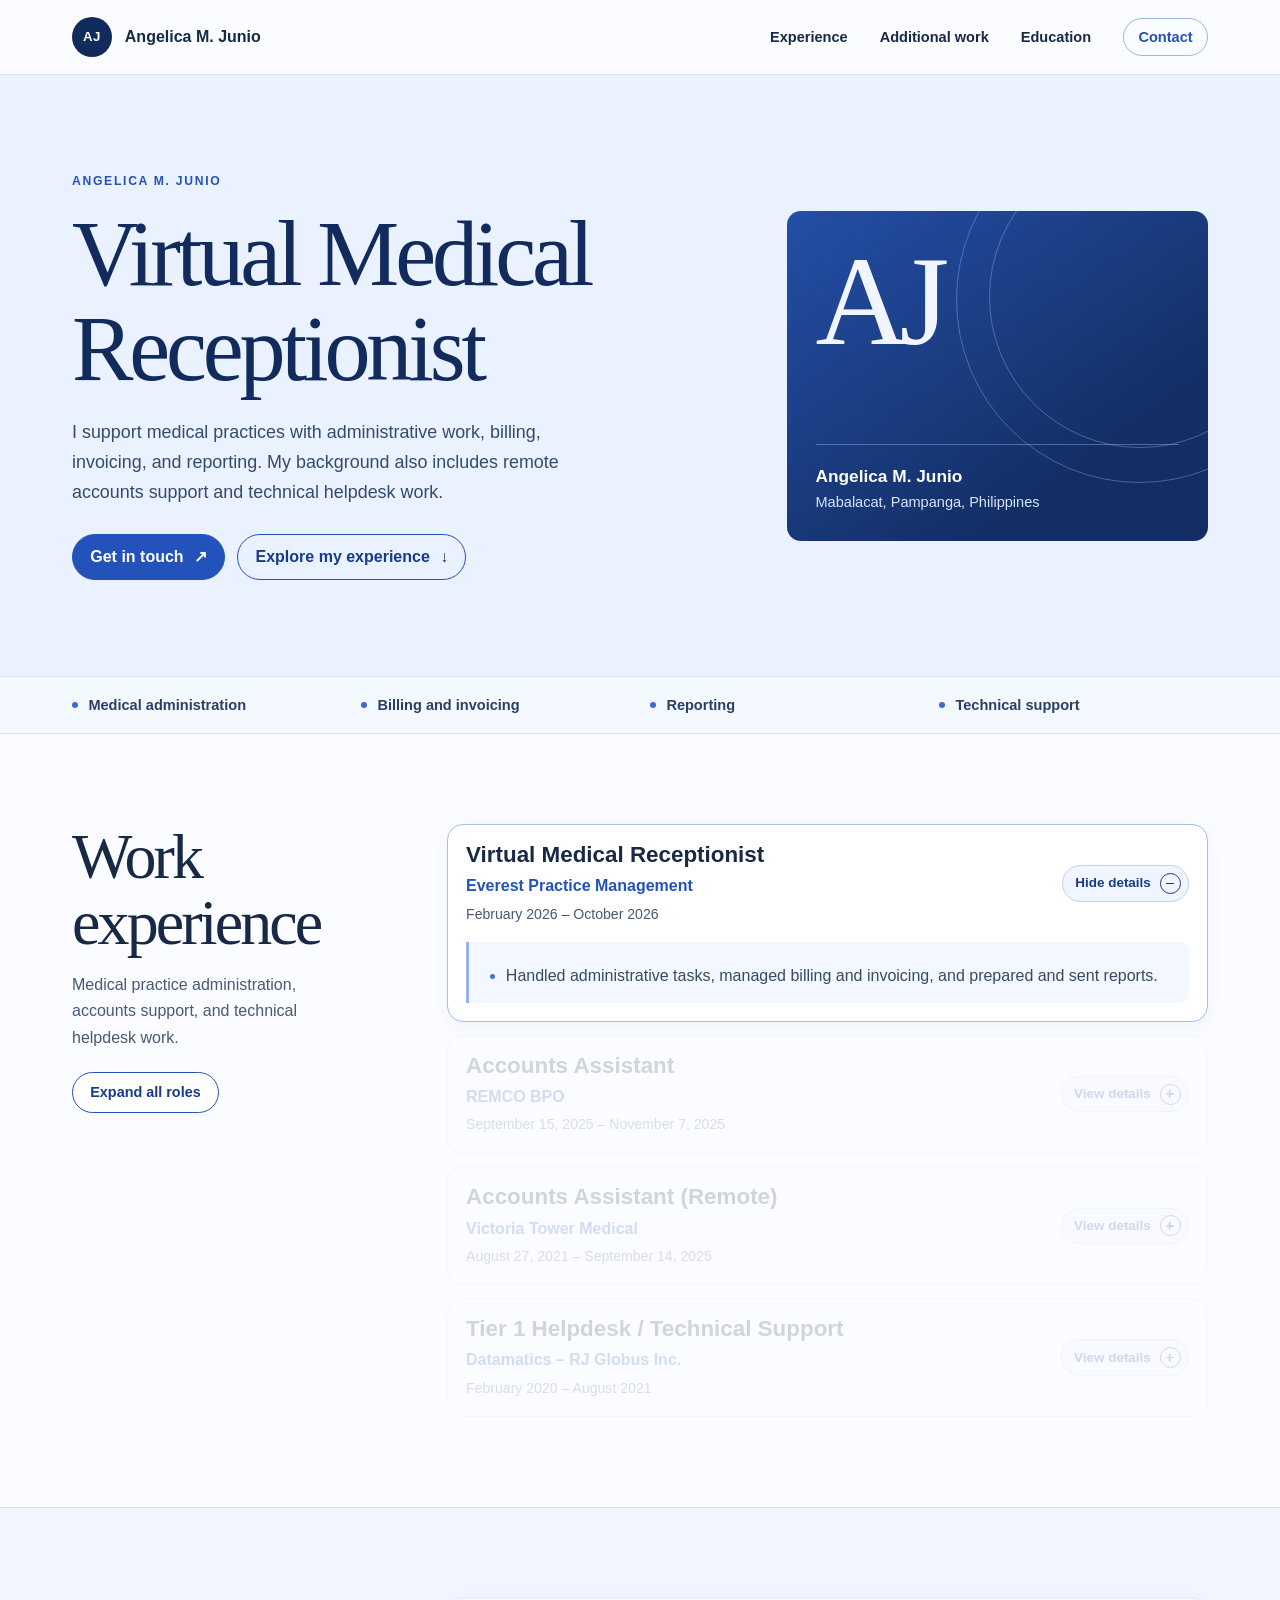
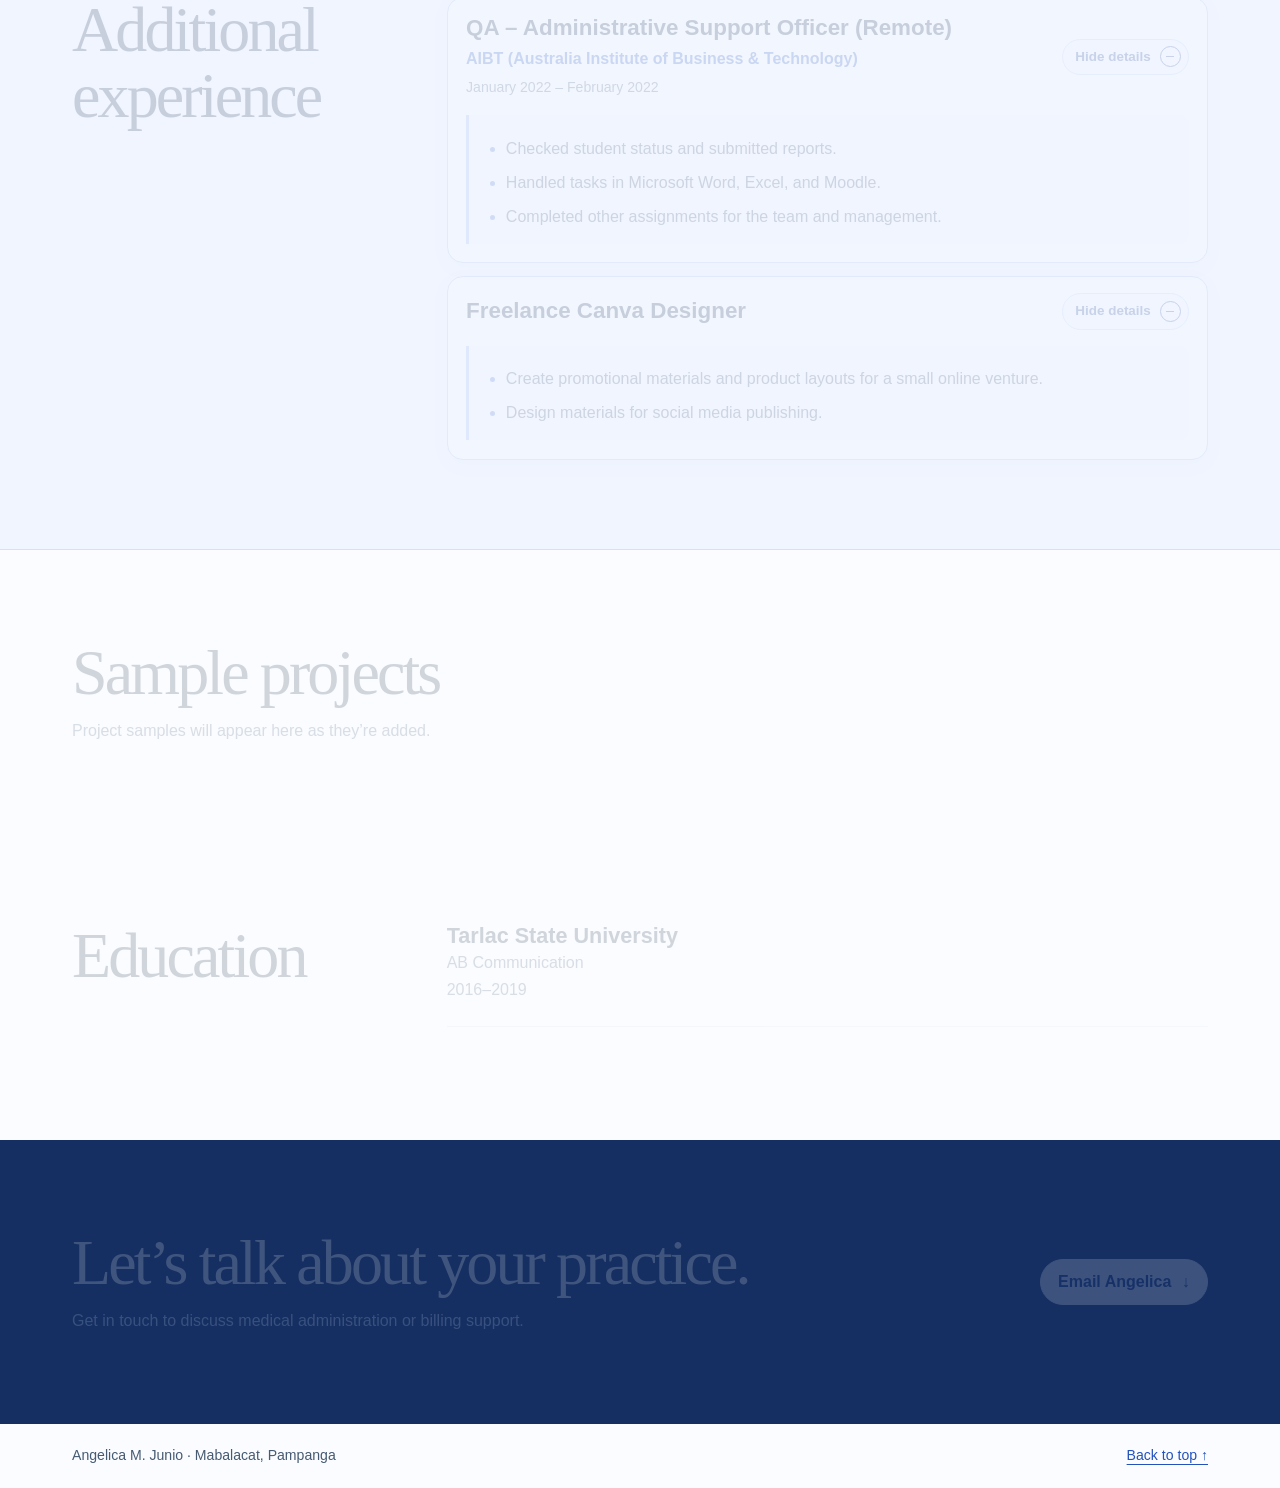
<file: index.html>
<!doctype html>
<html lang="en"><head>
<meta charset="utf-8">
<meta name="viewport" content="width=device-width, initial-scale=1">
<meta name="description" content="Angelica M. Junio’s portfolio in medical administration, billing, and technical support.">

<title>Angelica M. Junio | Virtual Medical Receptionist</title>
<style>
:root{color-scheme:light;--ink:#172944;--muted:#465a72;--blue:#2452bb;--navy:#122b5d;--pale:#edf3ff;--line:#d7e2f0;--paper:#fff;--wide:1136px;--sans:"Instrument Sans","Segoe UI",sans-serif;--serif:"Instrument Serif",Georgia,serif}
*{box-sizing:border-box}html{scroll-behavior:smooth;scroll-padding-top:6rem}body{margin:0;background:#fafcff;color:var(--ink);font:1rem/1.65 var(--sans)}a{color:var(--blue);text-underline-offset:.25em}button,summary,a{-webkit-tap-highlight-color:transparent}a:focus-visible,button:focus-visible,summary:focus-visible{outline:3px solid #3a6deb;outline-offset:5px}h1,h2,h3,p{margin:0}h1,h2{font-family:var(--serif);font-weight:400;line-height:1.03;letter-spacing:-.045em}h2{font-size:clamp(2.5rem,5vw,4.2rem)}h3{line-height:1.25;font-size:1.18rem}.wrap{width:min(var(--wide),calc(100% - 4rem));margin-inline:auto}.skip{position:fixed;z-index:5;left:1rem;top:-5rem;background:white;padding:.5rem 1rem}.skip:focus{top:.5rem}
.header{position:sticky;top:0;z-index:3;background:#fafcff;border-bottom:1px solid var(--line)}.header-inner{display:flex;justify-content:space-between;align-items:center;gap:1.5rem;min-height:74px}.brand{display:flex;gap:.8rem;align-items:center;text-decoration:none;color:var(--ink);font-weight:700;white-space:nowrap}.initials{display:grid;place-items:center;width:40px;height:40px;border-radius:50%;font-size:.83rem;background:var(--navy);color:white;letter-spacing:.035em}.nav{display:flex;align-items:center;gap:clamp(.7rem,2.5vw,2rem);font-size:.91rem}.nav a{text-decoration:none;font-weight:600;color:var(--ink)}.nav a:hover{color:var(--blue)}.nav .nav-contact{color:var(--blue);border:1px solid #9eb8eb;border-radius:99px;padding:.4rem .9rem}.nav-toggle{display:none}
.hero{background:#eaf1ff;border-bottom:1px solid #d6e2f7;overflow:hidden}.hero-grid{display:grid;grid-template-columns:1.3fr .85fr;gap:4.4rem;align-items:center;padding-block:clamp(3.5rem,7.5vw,6.5rem)}.eyebrow{font-size:.76rem;font-weight:750;letter-spacing:.14em;text-transform:uppercase;color:var(--blue);margin-bottom:1rem}.hero h1{font-size:clamp(3.4rem,7.2vw,6.5rem);color:var(--navy);max-width:760px}.hero-copy{color:#344b6d;max-width:55ch;margin-top:1.35rem;font-size:1.12rem}.actions{display:flex;gap:.75rem;flex-wrap:wrap;margin-top:1.7rem}.button{display:inline-flex;align-items:center;justify-content:center;gap:.65rem;min-height:46px;border:1px solid var(--blue);border-radius:99px;padding:.5rem 1.08rem;font:inherit;font-weight:650;text-decoration:none;cursor:pointer}.button.primary{background:var(--blue);color:white}.button.primary:hover{background:#193d94}.button.secondary{background:transparent;color:#173b88}.button.secondary:hover{background:#dce8ff}
.hero-card{position:relative;overflow:hidden;isolation:isolate;display:flex;flex-direction:column;justify-content:space-between;min-height:330px;border-radius:14px;padding:1.65rem 1.8rem;background:linear-gradient(145deg,#244fa7,#132e64 75%);color:#fff}.hero-card::before,.hero-card::after{content:"";position:absolute;z-index:-1;border:1px solid #c3d6ff50;border-radius:50%;width:365px;height:365px;top:-95px;right:-115px}.hero-card::after{width:300px;height:300px;top:-65px;right:-83px}.monogram{font:400 clamp(5rem,10vw,8.6rem)/1 var(--serif);letter-spacing:-.065em;color:#f1f5ff}.hero-card-caption{border-top:1px solid #b3caff60;padding-top:1.05rem}.hero-card-caption strong{display:block;font-size:1.08rem}.hero-card-caption p{font-size:.91rem;color:#d8e5ff}
.strip{border-bottom:1px solid var(--line);background:#f4f8ff}.skills{display:grid;grid-template-columns:repeat(4,1fr);gap:1.25rem;list-style:none;margin-block:0;padding:1rem 0;font-size:.91rem;font-weight:650;color:#283f66}.skills li{display:flex;align-items:center;gap:.65rem}.skills li::before{content:"";width:6px;height:6px;flex:none;background:#3c69ce;border-radius:50%}
.section{padding-block:clamp(3.4rem,7vw,6rem)}.section-grid{display:grid;grid-template-columns:minmax(205px,.67fr) minmax(0,1.75fr);gap:clamp(2rem,6.5vw,6rem)}.section-intro p{color:var(--muted);max-width:32ch;margin-top:1rem}.experience-list{border-top:1px solid var(--line)}details{border-bottom:1px solid var(--line)}summary{cursor:pointer;list-style:none}summary::-webkit-details-marker{display:none}.role summary,.reference summary{display:grid;grid-template-columns:minmax(0,1fr) auto;gap:1rem;align-items:center;padding:1.25rem 0}.role summary:hover .role-title,.reference summary:hover .role-title{color:var(--blue)}.role-title{display:block;font-weight:720;font-size:clamp(1.13rem,2vw,1.4rem);line-height:1.24}.org{display:block;color:var(--blue);font-weight:650;margin-top:.27rem}.period{display:block;color:var(--muted);font-size:.88rem;margin-top:.2rem}.toggle{width:34px;height:34px;display:grid;place-items:center;border:1px solid #c9d9f3;border-radius:50%;color:var(--blue);font-size:1.2rem;line-height:1}.toggle::before{content:"+"}details[open] > summary .toggle::before{content:"−"}details[open] > summary .toggle{background:#e6efff}.role-body{padding:0 1.9rem 1.35rem 0;color:#354a64}.role-body ul{margin:.45rem 0 0;padding-left:1.3rem}.role-body li+li{margin-top:.48rem}.role-body li::marker{color:#4671cc}.role-body h3{font-size:1rem;margin-top:1.2rem;color:#233d66}.location{font-size:.93rem;color:var(--muted);margin-bottom:.6rem}
.background{background:#f0f5ff;border-block:1px solid var(--line)}.education{border-bottom:1px solid var(--line);padding-bottom:1.4rem;margin-bottom:1.5rem}.education h3{font-size:1.35rem}.education p{color:var(--muted)}.reference{border-bottom:1px solid var(--line)}.reference dl{display:grid;grid-template-columns:auto 1fr;gap:.45rem 1.1rem;margin:0 0 1.4rem}.reference dt{font-weight:650}.reference dd{margin:0;color:var(--muted)}.references{display:grid;gap:.9rem;margin:0 0 1.4rem;padding:0;list-style:none}.references span{display:block;color:var(--muted)}
.contact{background:#152f62;color:white}.contact-inner{display:grid;grid-template-columns:1fr auto;gap:2rem;align-items:center}.contact p{color:#d8e6ff;margin-top:.75rem}.contact .button{background:#f1f6ff;border-color:#f1f6ff;color:#193c7e}.contact .button:hover{background:#d8e6ff}.contact .contact-phone{color:#e2ecff;display:inline-block;margin-top:.55rem}.contact-options{display:grid;justify-items:start;gap:.3rem}.footer{padding-block:1.3rem}.footer .wrap{display:flex;justify-content:space-between;gap:1rem;color:var(--muted);font-size:.88rem}
@media(max-width:860px){.hero-grid{gap:2rem}.hero-card{min-height:285px}.section-grid{gap:2rem;grid-template-columns:minmax(175px,.65fr) minmax(0,1.55fr)}} 
@media(max-width:680px){.wrap{width:calc(100% - 2rem)}.header-inner{flex-wrap:wrap;min-height:62px;gap:0}.brand{min-height:62px}.initials{width:34px;height:34px}.nav{width:100%;gap:.5rem 1.1rem;flex-wrap:wrap;padding:0 0 .8rem}.nav a{padding-block:.25rem}.nav .nav-contact{padding:.2rem .65rem}.js .nav-toggle{display:block;border:1px solid #9eb8eb;background:white;border-radius:99px;color:var(--navy);padding:.32rem .85rem;font:inherit;font-weight:650}.js .nav[data-open="false"]{display:none}.hero-grid,.section-grid,.contact-inner{grid-template-columns:1fr}.hero-grid{gap:2rem}.hero h1{font-size:clamp(3.1rem,13vw,4.5rem)}.hero-card{min-height:225px}.skills{grid-template-columns:repeat(2,1fr);gap:.55rem 1rem;font-size:.85rem}.section-intro p{max-width:50ch}.role-body{padding-right:0}.contact-inner{gap:1.35rem}}
/* Keep feedback brief and use the same timing across controls. */
:root {
  --motion-fast: 160ms;
  --motion-panel: 260ms;
  --motion-ease: cubic-bezier(.2,.7,.3,1);
}
.nav a, .nav-toggle, .button, .role-title, .toggle {
  transition: color var(--motion-fast), background-color var(--motion-fast),
    border-color var(--motion-fast), transform var(--motion-fast) var(--motion-ease),
    box-shadow var(--motion-fast);
}
.nav a:not(.nav-contact) {
  text-decoration: underline;
  text-decoration-color: transparent;
  text-underline-offset: .38em;
  transition: color var(--motion-fast), text-decoration-color var(--motion-fast);
}
.nav a:not(.nav-contact):is(:hover,[aria-current="location"]) {
  color: var(--blue);
  text-decoration-color: currentColor;
}
.nav .nav-contact:is(:hover,[aria-current="location"]),
.nav-toggle[aria-expanded="true"] {
  background: #e6efff;
  border-color: #789be3;
}
@media (hover:hover) {
  .button:hover {
    transform: translateY(-2px);
    box-shadow: 0 5px 12px #16397522;
  }
}
.button:active { transform: translateY(0); }
.button span { transition: transform var(--motion-fast) var(--motion-ease); }
.button:hover span { transform: translate(.13rem,-.08rem); }
.button.secondary:hover span { transform: translateY(.18rem); }
summary:hover .toggle { border-color: #94afe1; }
.toggle { position: relative; }
.toggle::before, details[open] > summary .toggle::before, .toggle::after {
  content: "";
  position: absolute;
  inset: 0;
  margin: auto;
  width: 12px;
  height: 1.5px;
  border-radius: 1px;
  background: currentColor;
}
.toggle::after {
  transform: rotate(90deg);
  transition: transform var(--motion-panel) var(--motion-ease);
}
details[open] > summary .toggle::after { transform: rotate(0deg); }

@supports (interpolate-size: allow-keywords) and selector(details::details-content) {
  details { interpolate-size: allow-keywords; }
  details::details-content {
    height: 0;
    overflow: clip;
    opacity: 0;
    transition: height var(--motion-panel) var(--motion-ease),
      opacity var(--motion-fast), content-visibility var(--motion-panel) allow-discrete;
  }
  details[open]::details-content { height: auto; opacity: 1; }
}
@supports not ((interpolate-size: allow-keywords) and selector(details::details-content)) {
  details[open] > :not(summary) { animation: show-details var(--motion-panel) var(--motion-ease); }
  @keyframes show-details {
    from { opacity: 0; transform: translateY(-.3rem); }
    to { opacity: 1; transform: translateY(0); }
  }
}

@media (max-width:680px) {
  .js .nav {
    position: absolute;
    top: 100%;
    left: 0;
    padding: .6rem 1rem .9rem;
    background: #fafcff;
    border-bottom: 1px solid var(--line);
    box-shadow: 0 8px 16px #16397514;
    opacity: 1;
    transform: translateY(0);
    transition: opacity var(--motion-fast), transform var(--motion-panel) var(--motion-ease),
      visibility var(--motion-panel);
  }
  .js .nav[data-open="false"] {
    display: flex;
    opacity: 0;
    visibility: hidden;
    pointer-events: none;
    transform: translateY(-.45rem);
  }
}
@media (prefers-reduced-motion:reduce) {
  html { scroll-behavior: auto; }
  *, *::before, *::after, details::details-content {
    transition: none !important;
    animation: none !important;
  }
}
/* Make the action on every experience and background row explicit. */
.experience-list {
  display: grid;
  align-content: start;
  gap: .8rem;
  border-top: 0;
}
.role, .reference {
  background: var(--paper);
  border: 1px solid var(--line);
  border-radius: 16px;
  transition: border-color var(--motion-fast), box-shadow var(--motion-fast);
}
.role:hover, .reference:hover, details[open] {
  border-color: #a7bdeb;
}
.role[open], .reference[open] {
  box-shadow: 0 5px 18px #1639750c;
}
.role summary, .reference summary {
  padding: 1rem 1.15rem;
  border-radius: 15px;
}
summary:focus-visible { outline-offset: -4px; }
.detail-action {
  display: inline-flex;
  align-items: center;
  gap: .55rem;
  justify-self: start;
  padding: .38rem .44rem .38rem .76rem;
  border: 1px solid #bed0f4;
  border-radius: 99px;
  background: #f0f5ff;
  color: #173b88;
  font-size: .84rem;
  font-weight: 700;
  white-space: nowrap;
  transition: color var(--motion-fast), background-color var(--motion-fast),
    border-color var(--motion-fast), transform var(--motion-fast) var(--motion-ease);
}
summary:is(:hover,:focus-visible) .detail-action {
  background: var(--blue);
  border-color: var(--blue);
  color: #fff;
}
summary:active .detail-action { transform: scale(.97); }
.detail-action .toggle {
  width: 21px;
  height: 21px;
  color: inherit;
  border-color: currentColor;
  background: transparent;
}
details[open] > summary .detail-action .toggle { background: transparent; }
.detail-action .toggle::before,
details[open] > summary .detail-action .toggle::before,
.detail-action .toggle::after { width: 8px; }
.detail-action .when-open, details[open] .detail-action .when-closed { display: none; }
details[open] .detail-action .when-open { display: inline; }
.role-body, .reference dl, .reference .references {
  margin: 0 1.15rem 1.15rem;
  padding: .85rem 1rem;
  border-left: 3px solid #94b1f0;
  border-radius: 0 9px 9px 0;
  background: #f3f7ff;
}
.reference + .reference { margin-top: .8rem; }
.experience-actions {
  display: flex;
  justify-content: flex-start;
  margin-top: 1.3rem;
}
.experience-actions [hidden] { display: none; }
.experience-actions .button {
  min-height: 40px;
  font-size: .9rem;
  background: var(--paper);
}
.experience-actions .button:hover { background: #e6efff; }
@media(max-width:480px) {
  .role summary, .reference summary { grid-template-columns: 1fr; gap: .65rem; }
  .detail-action { min-height: 42px; }
  .role-body, .reference dl, .reference .references {
    margin-inline: .85rem;
    padding-inline: .75rem;
  }
  .reference dl { grid-template-columns: 1fr; gap: .15rem; }
  .reference dd + dt { margin-top: .5rem; }
}
.email-reveal { border: 0; }
.email-address { display: flex; flex-wrap: wrap; align-items: center; gap: .55rem; margin-top: .7rem; }
.email-address a { color: #fff; overflow-wrap: anywhere; }
.email-address .button { min-height: 36px; padding: .25rem .75rem; font-size: .85rem; }
.copy-status { color: #d8e6ff; font-size: .85rem; flex-basis: 100%; }
</style>
<style id="project-styles">
  .project-grid { display:grid; grid-template-columns:repeat(auto-fit,minmax(min(100%,250px),1fr)); gap:1.25rem; margin-top:1.6rem; }
  .project-card { display:flex; flex-direction:column; overflow:hidden; border:1px solid var(--line); border-radius:16px; background:#fff; box-shadow:0 4px 14px #1639750b; }
  .project-photos { display:grid; grid-template-columns:repeat(auto-fill,minmax(min(100%,145px),1fr)); gap:.55rem; padding:.75rem; }
  .project-image { width:100%; aspect-ratio:4/3; object-fit:contain; background:#eef4ff; display:block; border-radius:8px; }
  .project-body { display:grid; align-content:start; gap:.6rem; flex:1; padding:1rem 1.15rem 1.2rem; }
  .project-body p { color:var(--muted); white-space:pre-line; overflow-wrap:anywhere; }
  .project-body a { justify-self:start; font-weight:700; }
  .project-body button { justify-self:start; }
  @media(prefers-reduced-motion:no-preference) {
    .project-card { transition:transform .18s ease,box-shadow .18s ease; }
    .project-card:hover { transform:translateY(-3px); box-shadow:0 9px 24px #1639751c; }
  }
</style><style id="portfolio-photo-style">
  .hero-card:has(.portfolio-photo) { padding:0; }
  .portfolio-photo { display:block; width:100%; height:clamp(200px,27vw,340px); object-fit:cover; object-position:center 35%; }
  .hero-card:has(.portfolio-photo) .hero-card-caption { padding:1rem 1.5rem; }
  .hero-card:has(.portfolio-photo) .monogram { display:none; }
</style></head>
<body>
<a class="skip" href="#main">Skip to content</a>
<header class="header" id="top">
  <div class="wrap header-inner">
    <a class="brand" href="#main"><span class="initials" aria-hidden="true">AJ</span> Angelica M. Junio</a>
    <button class="nav-toggle" type="button" aria-controls="navigation" aria-expanded="false">Menu</button>
    <nav class="nav" id="navigation" aria-label="Main navigation" data-open="false">
      <a href="#experience">Experience</a><a href="#additional">Additional work</a><a href="#education">Education</a><a class="nav-contact" href="#contact">Contact</a>
    </nav>
  </div>
</header>
<main id="main">
  <section class="hero" aria-labelledby="hero-title">
    <div class="wrap hero-grid">
      <div>
        <p class="eyebrow">Angelica M. Junio</p>
        <h1 id="hero-title">Virtual Medical Receptionist</h1>
        <p class="hero-copy">I support medical practices with administrative work, billing, invoicing, and reporting. My background also includes remote accounts support and technical helpdesk work.</p>
        <div class="actions">
          <a class="button primary" href="#contact">Get in touch <span aria-hidden="true">↗</span></a>
          <a class="button secondary" href="#experience">Explore my experience <span aria-hidden="true">↓</span></a>
        </div>
      </div>
      <div class="hero-card">
        <div class="monogram" aria-hidden="true">AJ</div>
        <div class="hero-card-caption"><strong>Angelica M. Junio</strong><p>Mabalacat, Pampanga, Philippines</p></div>
      </div>
    </div>
  </section>
  <div class="strip">
    <ul class="wrap skills" aria-label="Areas of experience">
      <li>Medical administration</li><li>Billing and invoicing</li><li>Reporting</li><li>Technical support</li>
    </ul>
  </div>
  <section class="section wrap section-grid" id="experience" aria-labelledby="experience-title">
    <div class="section-intro">
      <h2 id="experience-title">Work experience</h2>
      <p>Medical practice administration, accounts support, and technical helpdesk work.</p>
      <div class="experience-actions">
        <button class="button secondary" type="button" data-expand-all="" aria-controls="work-roles" hidden="">Expand all roles</button>
      </div>
    </div>
    <div class="experience-list" id="work-roles">
      <details class="role" open="">
        <summary><span><span class="role-title">Virtual Medical Receptionist</span><span class="org">Everest Practice Management</span><span class="period">February 2026 – October 2026</span></span><span class="detail-action"><span class="when-closed">View details</span><span class="when-open">Hide details</span><span class="toggle" aria-hidden="true"></span></span></summary>
        <div class="role-body"><ul><li>Handled administrative tasks, managed billing and invoicing, and prepared and sent reports.</li></ul></div>
      </details>
      <details class="role">
        <summary><span><span class="role-title">Accounts Assistant</span><span class="org">REMCO BPO</span><span class="period">September 15, 2025 – November 7, 2025</span></span><span class="detail-action"><span class="when-closed">View details</span><span class="when-open">Hide details</span><span class="toggle" aria-hidden="true"></span></span></summary>
        <div class="role-body"><p class="location">2/F, W. Long Bldg., Sto. Cristo, Angeles City</p><ul><li>Intercompany transfer from Victoria Tower Medical.</li></ul></div>
      </details>
      <details class="role">
        <summary><span><span class="role-title">Accounts Assistant (Remote)</span><span class="org">Victoria Tower Medical</span><span class="period">August 27, 2021 – September 14, 2025</span></span><span class="detail-action"><span class="when-closed">View details</span><span class="when-open">Hide details</span><span class="toggle" aria-hidden="true"></span></span></summary>
        <div class="role-body">
          <p class="location">Suite 3, 36–38 Victoria Street, Burwood, New South Wales 2134</p>
          <ul>
            <li>Oversaw billing, tracked unpaid invoices, and ensured claims included the required details from GPs and allied health providers.</li>
            <li>Applied remittance payments received via Tyro and email, including patient-funded and workers’ compensation payments, and updated invoices in Best Practice Premier.</li>
            <li>Worked with GPs, allied health providers, practice managers, and insurers to resolve billing discrepancies, confirm claims, and ensure accurate invoicing.</li>
            <li>Answered billing questions from receptionists and the manager, and served as a point of contact for the team.</li>
            <li>Entered financial data accurately, protected confidentiality, and corrected billing and claims errors.</li>
            <li>Trained a junior billing assistant who transitioned into a full employee role.</li>
          </ul>
        </div>
      </details>
      <details class="role">
        <summary><span><span class="role-title">Tier 1 Helpdesk / Technical Support</span><span class="org">Datamatics – RJ Globus Inc.</span><span class="period">February 2020 – August 2021</span></span><span class="detail-action"><span class="when-closed">View details</span><span class="when-open">Hide details</span><span class="toggle" aria-hidden="true"></span></span></summary>
        <div class="role-body">
          <p class="location">Clark Center 07, Berthaphil Industrial Park, Jose Abad Santos Ave., Clark Freeport Zone</p>
          <h3>Tier 1 helpdesk for test center administrators</h3>
          <ul><li>Resolved issues related to certification and licensure exams.</li><li>Documented concerns and recurring issues for reference and analysis.</li><li>Assessed issues for escalation and supported administrative personnel under time-sensitive conditions.</li></ul>
          <h3>Technical support for individual exam takers</h3>
          <ul><li>Supported users of proprietary online exam software for courses and degree programs.</li><li>Guided users through downloading, installing, and configuring the software.</li><li>Explained software features and exam procedures, and provided patient support to users with varying levels of technical experience.</li></ul>
          <h3>Point of contact for technical support representatives</h3>
          <ul><li>Escalated unresolved or high-priority issues to the appropriate supervisors or departments.</li><li>Relayed updates, procedural changes, and client requests to the team.</li><li>Monitored queue performance and assisted with real-time management.</li><li>Supported agents with guidance and quick decisions when supervisors were unavailable.</li></ul>
        </div>
      </details>
    </div>
  </section>
  <section class="background" id="additional" aria-labelledby="additional-title">
    <div class="section wrap section-grid">
      <div><h2 id="additional-title">Additional experience</h2></div>
      <div class="experience-list">
        <details class="role" open="">
          <summary><span><span class="role-title">QA – Administrative Support Officer (Remote)</span><span class="org">AIBT (Australia Institute of Business &amp; Technology)</span><span class="period">January 2022 – February 2022</span></span><span class="detail-action"><span class="when-closed">View details</span><span class="when-open">Hide details</span><span class="toggle" aria-hidden="true"></span></span></summary>
          <div class="role-body"><ul><li>Checked student status and submitted reports.</li><li>Handled tasks in Microsoft Word, Excel, and Moodle.</li><li>Completed other assignments for the team and management.</li></ul></div>
        </details>
        <details class="role" open="">
          <summary><span><span class="role-title">Freelance Canva Designer</span></span><span class="detail-action"><span class="when-closed">View details</span><span class="when-open">Hide details</span><span class="toggle" aria-hidden="true"></span></span></summary>
          <div class="role-body"><ul><li>Create promotional materials and product layouts for a small online venture.</li><li>Design materials for social media publishing.</li></ul></div>
        </details>
      </div>
    </div>
  </section>
  <section class="section wrap section-grid" id="education" aria-labelledby="education-title">
    <div><h2 id="education-title">Education</h2></div>
    <div>
      <div class="education"><h3>Tarlac State University</h3><p>AB Communication</p><p>2016–2019</p></div>
    </div>
  </section>
  <section class="contact" id="contact" aria-labelledby="contact-title">
    <div class="section wrap contact-inner">
      <div><h2 id="contact-title">Let’s talk about your practice.</h2><p>Get in touch to discuss medical administration or billing support.</p></div>
      <div class="contact-options">
        <details class="email-reveal">
          <summary class="button">Email Angelica <span aria-hidden="true">↓</span></summary>
          <div class="email-address">
            <a href="mailto:majangelic@gmail.com">majangelic@gmail.com</a>
            <button class="button" type="button" data-copy-email="">Copy email</button>
            <span class="copy-status" role="status"></span>
          </div>
        </details>

      </div>
    </div>
  </section>
</main>
<footer class="footer"><div class="wrap"><span>Angelica M. Junio · Mabalacat, Pampanga</span><a href="#main">Back to top ↑</a></div></footer>
<script>
document.documentElement.classList.add('js');
const menu = document.querySelector('.nav-toggle');
const nav = document.querySelector('.nav');
const navLinks = nav.querySelectorAll('a');

function updateCurrentSection() {
  for (const link of navLinks) {
    if (link.hash === window.location.hash) {
      link.setAttribute('aria-current', 'location');
    } else {
      link.removeAttribute('aria-current');
    }
  }
}
window.addEventListener('hashchange', updateCurrentSection);
updateCurrentSection();
function setMenu(open) {
  menu.setAttribute('aria-expanded', String(open));
  nav.dataset.open = String(open);
}
menu.addEventListener('click', () => setMenu(menu.getAttribute('aria-expanded') === 'false'));
nav.addEventListener('click', (event) => {
  if (event.target.closest('a') && menu.getAttribute('aria-expanded') === 'true') {
    const section = document.querySelector(event.target.closest('a').hash);
    section.setAttribute('tabindex', '-1');
    section.focus({preventScroll:true});
    setMenu(false);
  }
});
document.addEventListener('keydown', (event) => {
  if (event.key === 'Escape' && menu.getAttribute('aria-expanded') === 'true') {
    setMenu(false);
    menu.focus();
  }
});
const expandAll = document.querySelector('[data-expand-all]');
const workRoles = Array.from(document.querySelectorAll('#work-roles > details'));
const everyRoleIsOpen = () => workRoles.every((role) => role.open);

function updateExpandAll() {
  expandAll.textContent = everyRoleIsOpen() ? 'Collapse all roles' : 'Expand all roles';
}

expandAll.addEventListener('click', () => {
  const open = !everyRoleIsOpen();
  for (const role of workRoles) role.open = open;
  updateExpandAll();
});

for (const role of workRoles) role.addEventListener('toggle', updateExpandAll);
updateExpandAll();
expandAll.hidden = false;
const copyEmail = document.querySelector('[data-copy-email]');
copyEmail.addEventListener('click', async () => {
  const address = document.querySelector('.email-address a');
  const status = document.querySelector('.copy-status');
  try {
    await navigator.clipboard.writeText(address.textContent.trim());
    status.textContent = 'Email copied.';
  } catch {
    status.textContent = 'Select the email address to copy it.';
  }
});
</script>
<style>
#selected-work .project-grid { display:grid; grid-template-columns:minmax(0,1fr); gap:.8rem; margin-top:1.4rem; }
#selected-work .project-card { display:block; min-width:0; overflow:hidden; border:1px solid var(--line); border-radius:16px; background:#fff; box-shadow:0 4px 14px #1639750b; }
.project-summary { display:flex; align-items:center; justify-content:space-between; gap:1rem; padding:1rem 1.2rem; color:var(--navy); font-weight:700; overflow-wrap:anywhere; }
.project-summary:focus-visible { outline-offset:-5px; }
.project-summary:is(:hover,:focus-visible) { background:#f0f5ff; }
.project-summary .toggle { flex:none; }
#selected-work .project-panel { padding:0 1.2rem 1.2rem; display:grid; gap:.9rem; }
#selected-work .project-image { display:block; max-width:100%; width:auto; height:auto; max-height:32rem; margin-inline:auto; border-radius:10px; object-fit:contain; }
#selected-work .project-body { display:grid; gap:.65rem; padding:0; }
#selected-work .project-body p { color:var(--muted); white-space:pre-line; overflow-wrap:anywhere; }
#selected-work .project-body a { justify-self:start; font-weight:700; }
#selected-work .project-photos { display:grid; grid-template-columns:repeat(auto-fill,minmax(min(100%,135px),1fr)); gap:.6rem; }
#selected-work .photo-tile { display:block; min-width:0; padding:0; border:1px solid var(--line); border-radius:9px; background:#eef4ff; cursor:zoom-in; overflow:hidden; }
#selected-work .photo-tile img { display:block; width:100%; height:auto; aspect-ratio:4/3; object-fit:contain; }
.portrait-zoom { display:block; width:100%; padding:0; border:0; background:transparent; cursor:zoom-in; }
.portrait-zoom:focus-visible { outline-offset:-4px; }
#project-lightbox { width:min(94vw,880px); max-height:92vh; padding:1rem; border:0; border-radius:14px; color:var(--ink); }
#project-lightbox::backdrop { background:#101c36cc; }
#project-lightbox img { display:block; max-width:100%; max-height:75vh; margin:.75rem auto 0; object-fit:contain; }
@media(prefers-reduced-motion:no-preference) {
  .photo-tile img { transition:transform 180ms ease; }
  .photo-tile:is(:hover,:focus-visible) img { transform:scale(1.045); }
  #project-lightbox[open] { animation:section-in 200ms ease both; }
}
#selected-work .section-note { color:var(--muted); margin-top:.75rem; }
@media(prefers-reduced-motion:no-preference) {
  .project-summary { transition:background-color 160ms ease; }
  .scroll-reveal { opacity:.18; }
  .scroll-reveal.enter-view { animation:scroll-rise 560ms cubic-bezier(.2,.7,.3,1) both; }
  .scroll-reveal:focus-within { opacity:1; animation:none; }
  @keyframes scroll-rise {
    from { opacity:.18; translate:0 24px; }
    to { opacity:1; translate:0 0; }
  }
  @keyframes section-in { from { opacity:.48; translate:0 9px; } to { opacity:1; translate:0 0; } }
}
</style>
<script>
(() => {
  let gallery = document.getElementById('selected-work');
  if (!gallery) {
    gallery = document.createElement('section');
    gallery.id = 'selected-work';
    gallery.className = 'section wrap';
    gallery.setAttribute('aria-labelledby','selected-work-title');
    gallery.innerHTML = '<h2 id="selected-work-title">Sample projects</h2><p class="section-note">Project samples will appear here as they’re added.</p>';
    document.getElementById('education').before(gallery);
  }
  gallery.querySelector('h2').textContent = 'Sample projects';
  const galleryLink = document.querySelector('.nav a[href="#selected-work"]');
  if (galleryLink) galleryLink.textContent = 'Sample projects';
  for (const card of gallery.querySelectorAll('article.project-card')) {
    const heading = card.querySelector('h3');
    if (!heading) continue;
    const disclosure = document.createElement('details');
    disclosure.className = 'project-card';
    disclosure.name = 'sample-projects';
    const summary = document.createElement('summary');
    summary.className = 'project-summary';
    const title = document.createElement('span');
    title.textContent = heading.textContent;
    const icon = document.createElement('span');
    icon.className = 'toggle';
    icon.setAttribute('aria-hidden','true');
    summary.append(title, icon);
    const panel = document.createElement('div');
    panel.className = 'project-panel';
    heading.remove();
    panel.append(...card.children);
    const photos = [...panel.querySelectorAll('img.project-image')];
    if (photos.length) {
      const tiles = panel.querySelector('.project-photos') || document.createElement('div');
      tiles.className = 'project-photos';
      panel.prepend(tiles);
      for (const image of photos) {
        const tile = document.createElement('button');
        tile.type = 'button';
        tile.className = 'photo-tile';
        tile.setAttribute('aria-label', 'Enlarge ' + image.alt);
        tile.addEventListener('click', () => showPhoto(image));
        tile.append(image);
        tiles.append(tile);
      }
    }
    disclosure.append(summary, panel);
    card.replaceWith(disclosure);
  }
  function showPhoto(image) {
    let dialog = document.getElementById('project-lightbox');
    if (!dialog) {
      dialog = document.createElement('dialog');
      dialog.id = 'project-lightbox';
      dialog.setAttribute('aria-label', 'Enlarged project image');
      dialog.innerHTML = '<form method="dialog"><button class="button secondary">Close image</button></form><img alt="">';
      dialog.addEventListener('click', (event) => {
        if (event.target === dialog) dialog.close();
      });
      document.body.append(dialog);
    }
    const full = dialog.querySelector('img');
    full.src = image.src;
    full.alt = image.alt;
    dialog.showModal();
  }
  const portrait = document.querySelector('.hero-card img.portfolio-photo');
  if (portrait) {
    const button = document.createElement('button');
    button.type = 'button';
    button.className = 'portrait-zoom';
    button.setAttribute('aria-label', 'Enlarge ' + portrait.alt);
    portrait.before(button);
    button.append(portrait);
    button.addEventListener('click', () => showPhoto(portrait));
  }

  if (!('IntersectionObserver' in window) || !matchMedia('(prefers-reduced-motion: no-preference)').matches) return;
  const observer = new IntersectionObserver((entries) => {
    for (const { target, isIntersecting } of entries) {
      target.classList.toggle('enter-view', isIntersecting);
    }
  }, {rootMargin:'-38px 0px -38px 0px'});
  const revealTargets = document.querySelectorAll([
    '#experience .section-intro', '#experience .role',
    '#additional h2', '#additional .role',
    '#selected-work h2', '#selected-work .section-note', '#selected-work .project-card',
    '#education h2', '#education .education', '#contact .contact-inner'
  ].join(','));
  for (const target of revealTargets) {
    const rect = target.getBoundingClientRect();
    if (rect.top < window.innerHeight && rect.bottom > 0) target.classList.add('enter-view');
    target.classList.add('scroll-reveal');
    observer.observe(target);
  }
})();
</script>







</body></html>
</file>
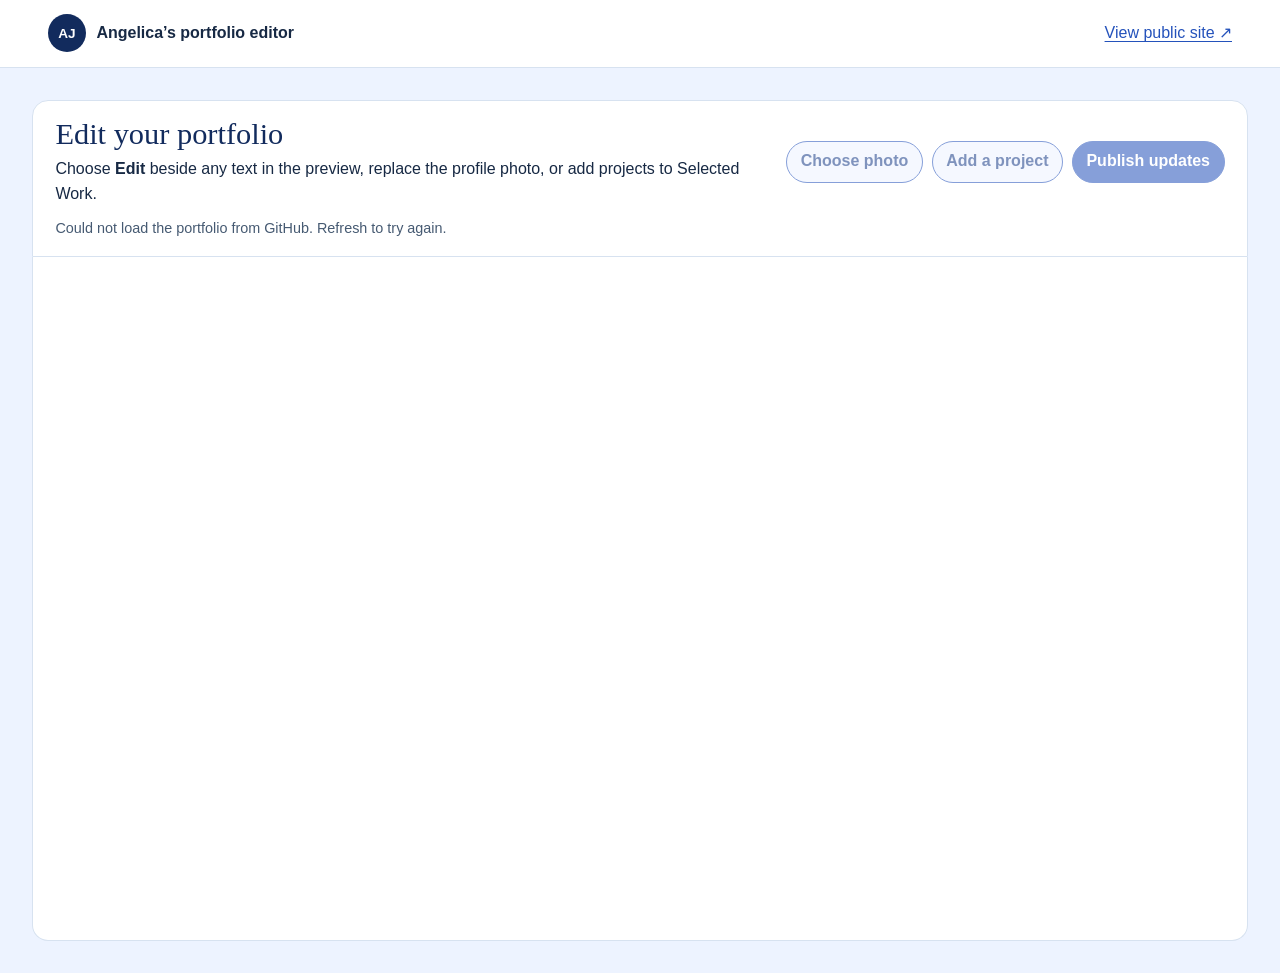
<file: admin.html>
<!doctype html>
<html lang="en">
<head>
<meta charset="utf-8">
<meta name="viewport" content="width=device-width,initial-scale=1">
<meta name="robots" content="noindex,nofollow">
<title>Portfolio editor | Angelica M. Junio</title>
<link rel="stylesheet" href="editor.css?v=2">
<script src="editor.js?v=4" defer></script>
</head>
<body>
<header>
  <a class="brand" href="./"><span>AJ</span> Angelica’s portfolio editor</a>
  <a href="./" target="_blank" rel="noopener">View public site ↗</a>
</header>
<main>
  <section class="toolbar" aria-label="Publishing controls">
    <div><h1>Edit your portfolio</h1><p>Choose <strong>Edit</strong> beside any text in the preview, replace the profile photo, or add projects to Selected Work.</p></div>
    <div class="actions">
      <button id="choose-photo" class="button secondary" disabled>Choose photo</button>
      <input id="photo" type="file" accept="image/jpeg,image/png,image/webp" hidden disabled>
      <button id="remove-photo" class="button secondary" hidden>Remove photo</button>
      <button id="add-work" class="button secondary" disabled>Add a project</button>
      <button id="publish" class="button" disabled>Publish updates</button>
    </div>
    <p id="status" role="status">Loading the portfolio…</p>
  </section>
  <iframe id="preview" title="Editable portfolio preview" sandbox="allow-same-origin"></iframe>
</main>
<dialog id="work-dialog">
  <form id="work-form">
    <h2 id="work-title">Add a project</h2>
    <label for="project-name">Project title</label>
    <input id="project-name" required maxlength="100">
    <label for="project-description">Description</label>
    <textarea id="project-description" rows="3" maxlength="650"></textarea>
    <label for="project-url">Project link (optional)</label>
    <input id="project-url" type="url" placeholder="https://">
    <label for="project-image">Graphics or photos (optional)</label>
    <input id="project-image" type="file" multiple accept="image/jpeg,image/png,image/webp">
    <p id="image-hint" class="hint">JPG, PNG, or WebP.</p>
    <label for="project-alt">Describe the images for visitors using a screen reader</label>
    <input id="project-alt" maxlength="160">
    <p id="work-status" class="hint" role="status"></p>
    <div class="actions">
      <button id="delete-work" class="button secondary" type="button" hidden>Remove project</button>
      <button id="cancel-work" class="button secondary" type="button">Cancel</button>
      <button id="save-work" class="button" type="submit">Save to preview</button>
    </div>
  </form>
</dialog>
<dialog id="text-editor">
  <form id="edit-text">
    <h2>Edit text</h2>
    <label for="text-value">Text on the portfolio</label>
    <textarea id="text-value" rows="5" maxlength="1800" required></textarea>
    <div class="actions">
      <button id="cancel-text" class="button secondary" type="button">Cancel</button>
      <button class="button" type="submit">Apply to preview</button>
    </div>
  </form>
</dialog>
<dialog id="access">
  <form id="authorize">
    <h2>Publish to GitHub</h2>
    <p>Enter your portfolio access key. GitHub uses it to save changes to the public site.</p>
    <label for="token">Portfolio access key</label>
    <input id="token" type="password" autocomplete="off" required>
    <p class="hint">The editor keeps this key only while this tab stays open.</p>
    <p id="auth-status" role="status"></p>
    <div class="actions">
      <button id="cancel" class="button secondary" type="button">Cancel</button>
      <button id="confirm" class="button" type="submit">Publish updates</button>
    </div>
  </form>
</dialog>
</body>
</html>
</file>
<file: editor.css>
:root { color-scheme: light; font: 16px/1.55 "Segoe UI", sans-serif; color: #172944; background: #edf3ff; }
* { box-sizing: border-box; }
[hidden] { display: none !important; }
body { margin: 0; }
header { display: flex; justify-content: space-between; align-items: center; flex-wrap: wrap; gap: 1rem; padding: .9rem clamp(1rem,4vw,3rem); background: #fff; border-bottom: 1px solid #d7e2f0; }
a { color: #2452bb; text-underline-offset: .2em; }
.brand { display: flex; gap: .65rem; align-items: center; color: #172944; text-decoration: none; font-weight: 700; }
.brand span { display: grid; place-items: center; width: 38px; height: 38px; border-radius: 50%; background: #122b5d; color: white; font-size: .85rem; }
main { max-width: 1390px; margin: auto; padding: clamp(.8rem,3vw,2rem); }
.toolbar { display: grid; grid-template-columns: 1fr auto; gap: .65rem 1.5rem; align-items: center; padding: 1rem 1.4rem; border: 1px solid #d7e2f0; border-radius: 16px 16px 0 0; background: #fff; }
h1,h2,p { margin: 0; }
h1,h2 { font: 1.9rem/1.15 Georgia, serif; color: #122b5d; margin-bottom: .35rem; }
.actions { display: flex; flex-wrap: wrap; align-items: center; gap: .55rem; }
.button { font: inherit; font-weight: 650; min-height: 42px; border: 1px solid #2452bb; border-radius: 99px; padding: .42rem .85rem; color: #fff; background: #2452bb; cursor: pointer; }
.button.secondary { color: #173b88; background: #edf3ff; }
.button:hover { filter: brightness(.93); }
.button:disabled, label:has(+input:disabled) { opacity: .55; cursor: default; pointer-events: none; }
:focus-visible { outline: 3px solid #4671cc; outline-offset: 3px; }
#status, .hint { font-size: .9rem; color: #465a72; }
iframe { display: block; width: 100%; height: clamp(540px,76vh,1100px); border: 1px solid #d7e2f0; border-top: 0; border-radius: 0 0 16px 16px; background: #fff; }
dialog { width: min(460px,calc(100% - 2rem)); padding: 1.5rem; border: 1px solid #d7e2f0; border-radius: 16px; color: #172944; }
dialog::backdrop { background: #122b5d90; }
dialog label { display: block; margin-top: 1rem; font-weight: 650; }
dialog input { width: 100%; padding: .6rem; border: 1px solid #9eb8eb; border-radius: 8px; font: inherit; }
dialog .hint { margin: .5rem 0; }
dialog .actions { justify-content: flex-end; margin-top: 1rem; }
#auth-status { color: #8b251e; }
@media(max-width:760px) { .toolbar { grid-template-columns: 1fr; } }
textarea { width: 100%; padding: .6rem; border: 1px solid #9eb8eb; border-radius: 8px; resize: vertical; font: inherit; }
#work-dialog { max-height: calc(100dvh - 2rem); }
#work-status { margin-top: .5rem; color: #8b251e; }
</file>
